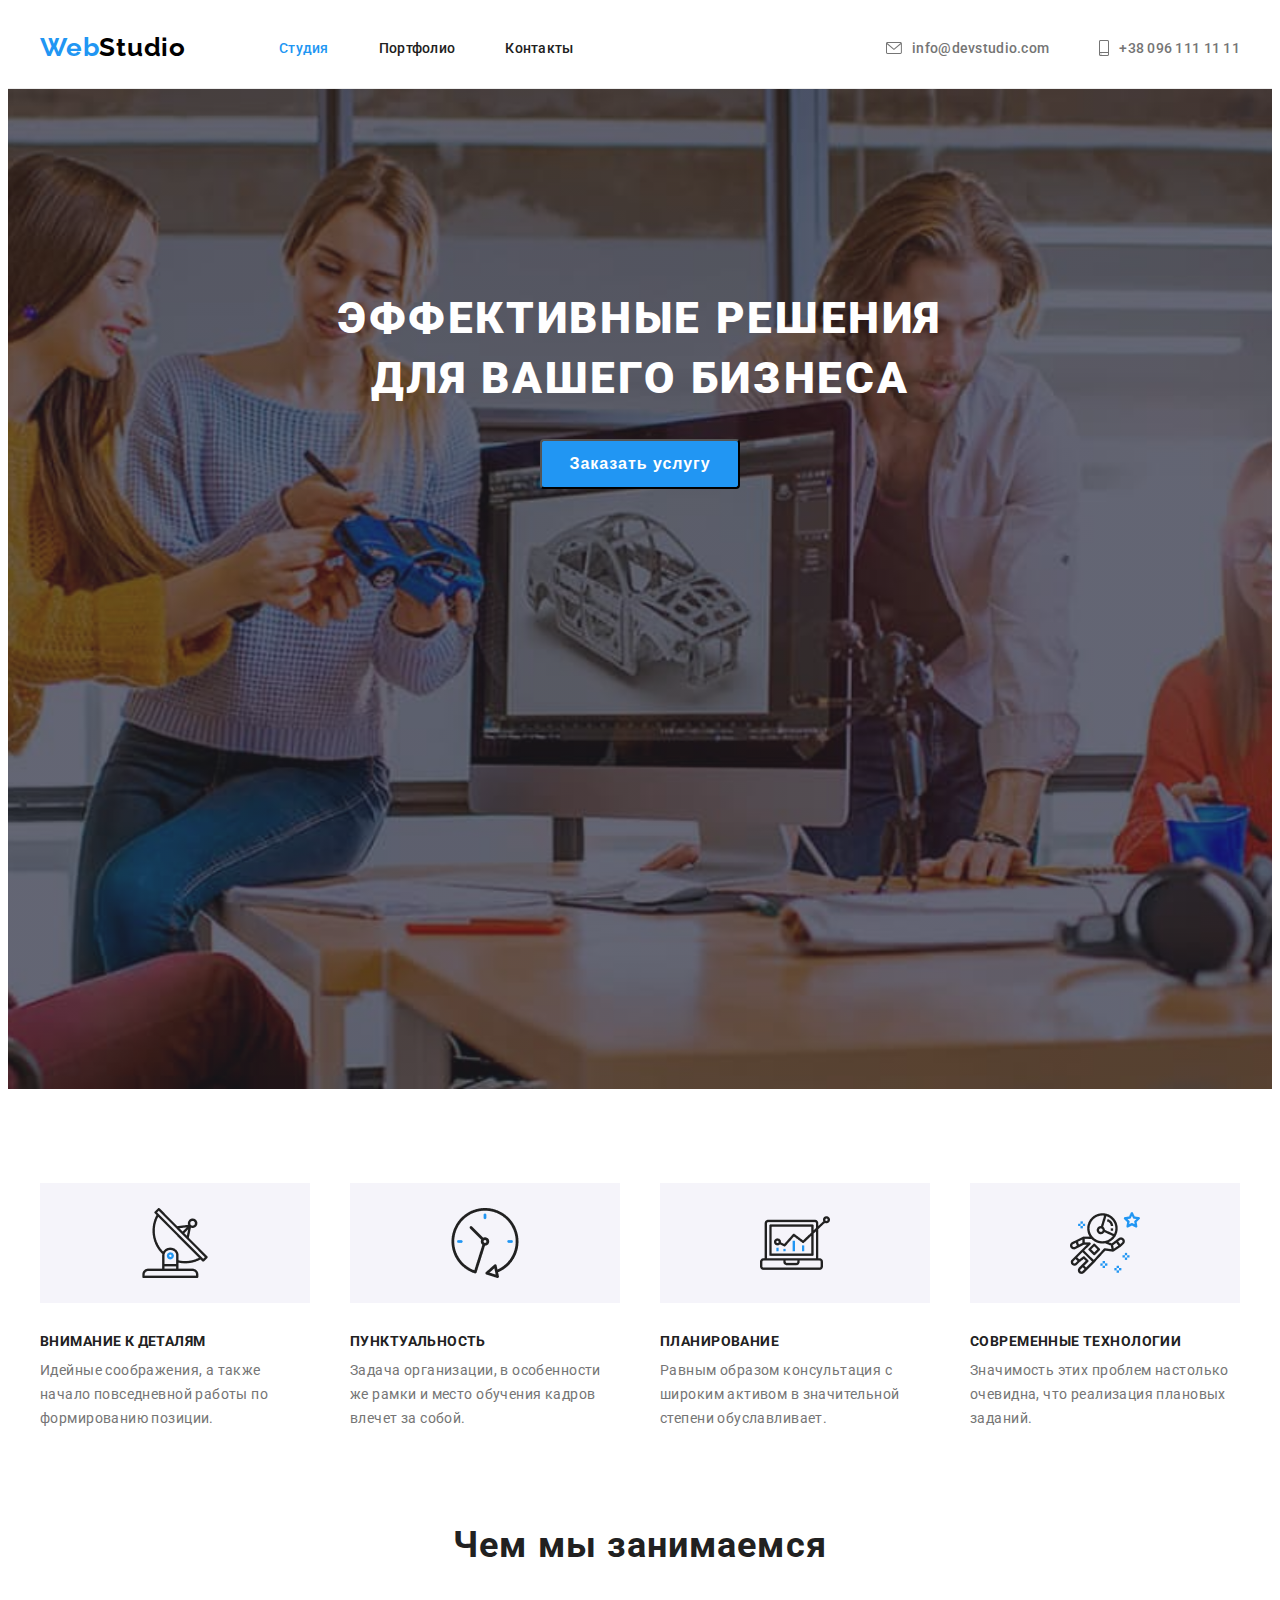
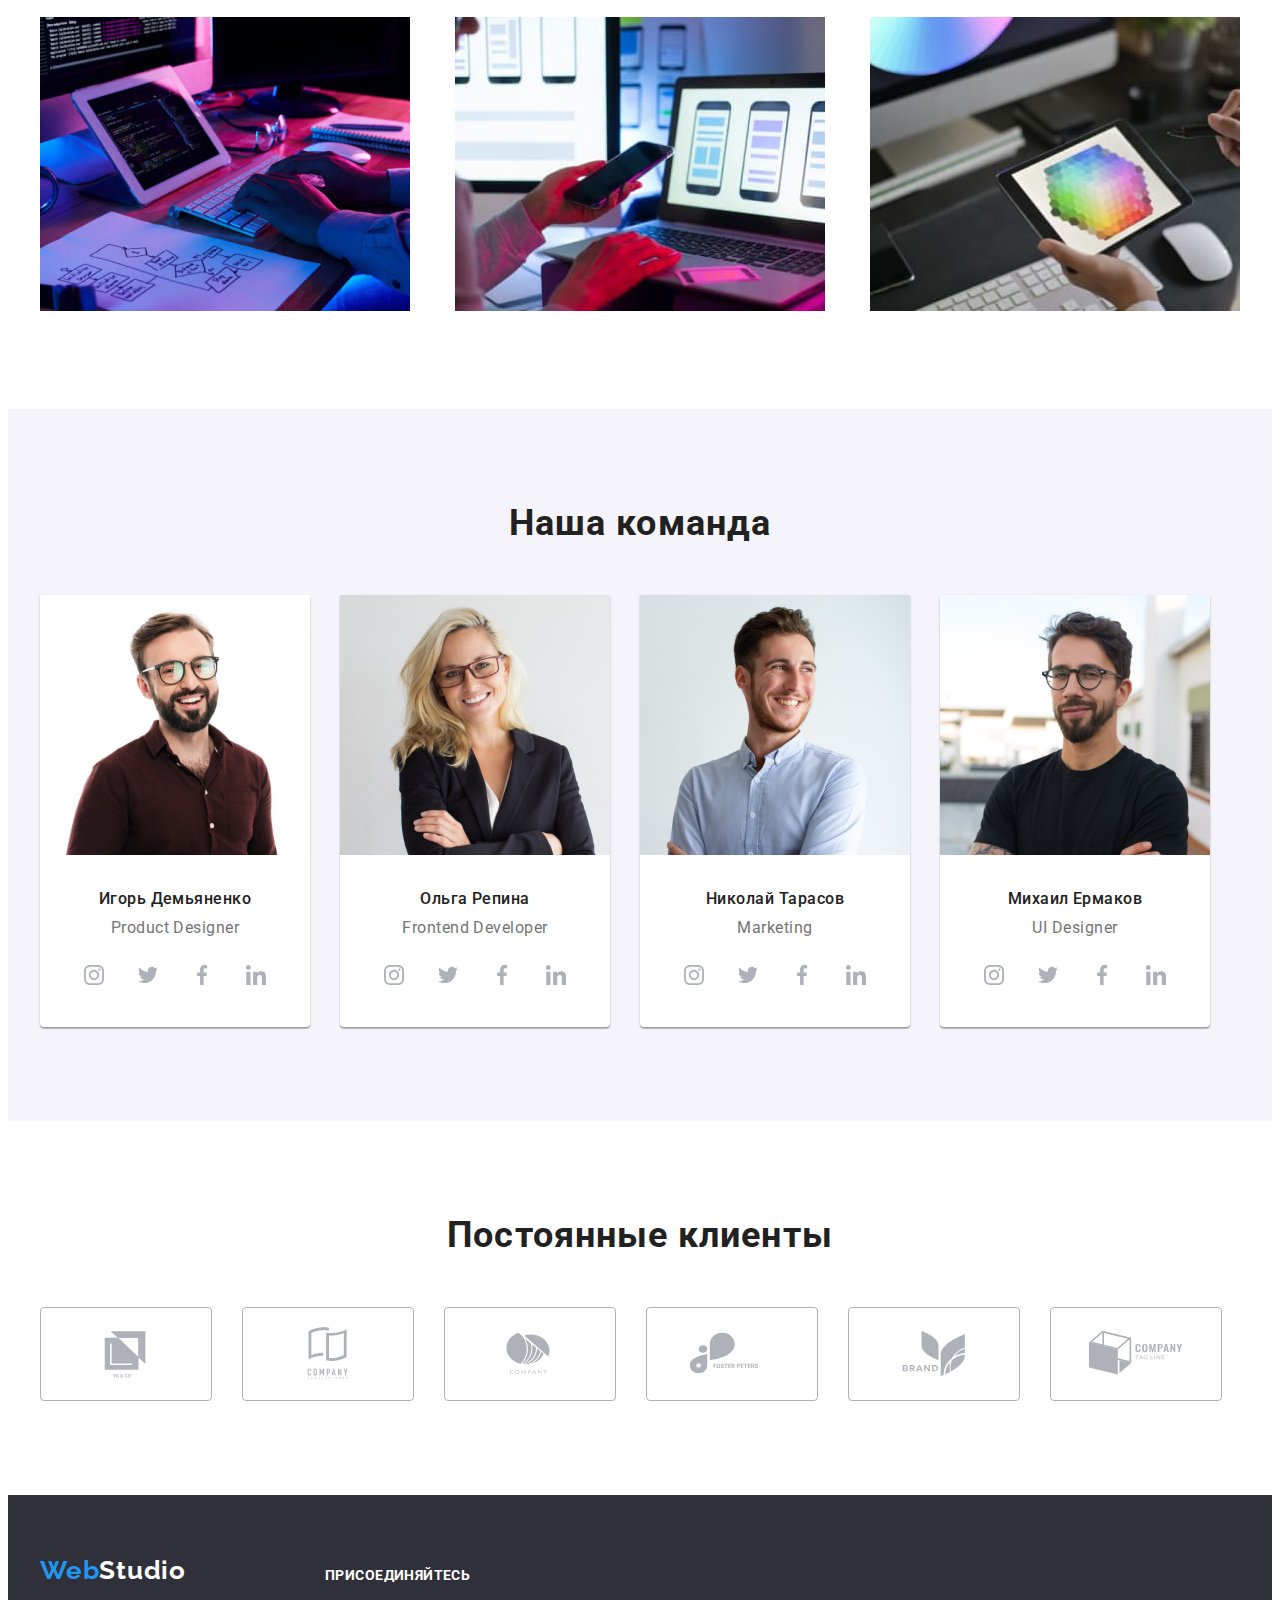
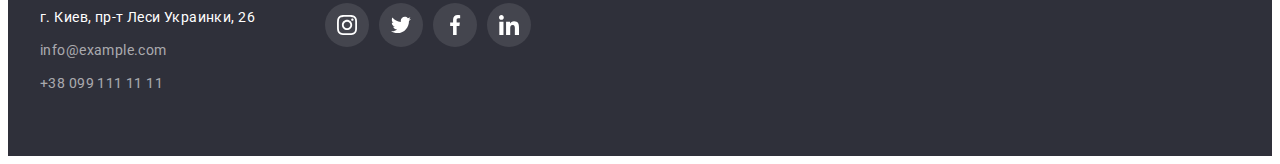
<file: index.html>
<!DOCTYPE html>
<html lang="ru">
  <head>
    <meta charset="UTF-8" />
    <meta http-equiv="X-UA-Compatible" content="IE=edge" />
    <meta name="viewport" content="width=device-width, initial-scale=1.0" />
    <title>Document</title>
    <link rel="preconnect" href="https://fonts.googleapis.com" />
    <link rel="preconnect" href="https://fonts.gstatic.com" crossorigin />
    <link
      href="https://fonts.googleapis.com/css2?family=Raleway:wght@700&family=Roboto:wght@400;500;700;900&display=swap"
      rel="stylesheet"
    />
    <link
      rel="stylesheet"
      href="https://cdnjs.cloudflare.com/ajax/libs/modern-normalize/1.1.0/modern-normalize.min.css"
      integrity="sha512-wpPYUAdjBVSE4KJnH1VR1HeZfpl1ub8YT/NKx4PuQ5NmX2tKuGu6U/JRp5y+Y8XG2tV+wKQpNHVUX03MfMFn9Q=="
      crossorigin="anonymous"
      referrerpolicy="no-referrer"
    />
    <link rel="stylesheet" href="./css/styles.css" />
  </head>
  <body>
    <header class="upper-line">
      <div class="conteiner upper-nav">
        <a href="index.html" class="logo header"
          ><span class="web">Web</span>Studio</a
        >
        <nav>
          <ul class="no-dots navigation-list">
            <li class="navigation pages">
              <a href="index.html" class="link"> Студия </a>
            </li>
            <li class="navigation pages">
              <a href="./portfolio.html"> Портфолио </a>
            </li>
            <li class="navigation pages"><a href=""> Контакты </a></li>
          </ul>
        </nav>
        <ul class="no-dots contacts-list">
          <li class="navigation contacts">
            <a href="mailto:info@devstudio.com"
              ><svg class="envelope" width="16" height="12">
                <use
                  href="./images/contacts/symbol-defs.svg#icon-envelope-1"
                ></use></svg
              >info@devstudio.com</a
            >
          </li>
          <li class="navigation contacts">
            <a href="tel:+380961111111"
              ><svg class="envelope" width="10" height="16">
                <use
                  href="./images/contacts/symbol-defs.svg#icon-smartphone-1"
                ></use></svg
              >+38 096 111 11 11</a
            >
          </li>
        </ul>
      </div>
    </header>

    <main>
      <!-- секция с баннером -->
      <section class="baner">
        <div class="conteiner">
          <h1>Эффективные решения для вашего бизнеса</h1>
          <button class="button" type="button">Заказать услугу</button>
        </div>
      </section>

      <!-- секция с преимуществами -->
      <section class="section">
        <div class="conteiner">
          <h2 class="visually-hidden">Наши преимущества</h2>
          <ul class="no-dots benefits-list">
            <li class="benefits-item">
              <h3 class="benefits title">Внимание к деталям</h3>
              <p class="benefits-text">
                Идейные соображения, а также начало повседневной работы по
                формированию позиции.
              </p>
            </li>
            <li class="benefits-item">
              <h3 class="benefits title">Пунктуальность</h3>
              <p class="benefits-text">
                Задача организации, в особенности же рамки и место обучения
                кадров влечет за собой.
              </p>
            </li>
            <li class="benefits-item">
              <h3 class="benefits title">Планирование</h3>
              <p class="benefits-text">
                Равным образом консультация с широким активом в значительной
                степени обуславливает.
              </p>
            </li>
            <li class="benefits-item">
              <h3 class="benefits title">Современные технологии</h3>
              <p class="benefits-text">
                Значимость этих проблем настолько очевидна, что реализация
                плановых заданий.
              </p>
            </li>
          </ul>
        </div>
      </section>

      <!-- секция Чем мы занимаемся -->
      <section class="pictures section">
        <div class="conteiner">
          <h2 class="class title">Чем мы занимаемся</h2>
          <ul class="no-dots pictures-list">
            <li class="pictures-item">
              <a href=""
                ><img
                  src="images/index/box_1.jpg"
                  alt="программист набирает код на компьютере"
                  width="370"
              /></a>
            </li>
            <li class="pictures-item">
              <a href=""
                ><img
                  src="images/index/box.2.jpg"
                  alt="человек держит телефон перед монитоором"
                  width="370"
              /></a>
            </li>
            <li class="pictures-item">
              <a href=""
                ><img
                  src="images/index/box.3.jpg"
                  alt="планшет в руках у человека"
                  width="370"
              /></a>
            </li>
          </ul>
        </div>
      </section>

      <!-- секция Наша команда -->
      <section class="team section">
        <div class="conteiner">
          <h2 class="class title">Наша команда</h2>
          <ul class="no-dots team-list">
            <li class="team-item">
              <img
                src="images/index/igor-1.jpg"
                alt="Игорь Демьяненко"
                width="270"
              />
              <h3 class="title names">Игорь Демьяненко</h3>
              <p class="profession">Product Designer</p>
              <ul class="no-dots social-list">
                <li class="social-item">
                  <a class="social-link" href=""
                    ><svg class="social-link-icon" width="20" height="20">
                      <use
                        href="./images/social/icons.svg#icon-instagram-1"
                      ></use></svg
                  ></a>
                </li>
                <li class="social-item">
                  <a class="social-link" href=""
                    ><svg class="social-link-icon" width="20" height="20">
                      <use
                        href="./images/social/icons.svg#icon-twitter-1"
                      ></use></svg
                  ></a>
                </li>
                <li class="social-item">
                  <a class="social-link" href=""
                    ><svg class="social-link-icon" width="20" height="20">
                      <use
                        href="./images/social/icons.svg#icon-facebook-1"
                      ></use></svg
                  ></a>
                </li>
                <li class="social-item">
                  <a class="social-link" href=""
                    ><svg class="social-link-icon" width="20" height="20">
                      <use
                        href="./images/social/icons.svg#icon-linkedin-1"
                      ></use></svg
                  ></a>
                </li>
              </ul>
            </li>
            <li class="team-item">
              <img
                src="images/index/olga-1.jpg"
                alt="Ольга Репина"
                width="270"
              />
              <h3 class="title names">Ольга Репина</h3>
              <p class="profession">Frontend Developer</p>
              <ul class="no-dots social-list">
                <li class="social-item">
                  <a class="social-link" href=""
                    ><svg class="social-link-icon" width="20" height="20">
                      <use
                        href="./images/social/icons.svg#icon-instagram-1"
                      ></use></svg
                  ></a>
                </li>
                <li class="social-item">
                  <a class="social-link" href=""
                    ><svg class="social-link-icon" width="20" height="20">
                      <use
                        href="./images/social/icons.svg#icon-twitter-1"
                      ></use></svg
                  ></a>
                </li>
                <li class="social-item">
                  <a class="social-link" href=""
                    ><svg class="social-link-icon" width="20" height="20">
                      <use
                        href="./images/social/icons.svg#icon-facebook-1"
                      ></use></svg
                  ></a>
                </li>
                <li class="social-item">
                  <a class="social-link" href=""
                    ><svg class="social-link-icon" width="20" height="20">
                      <use
                        href="./images/social/icons.svg#icon-linkedin-1"
                      ></use></svg
                  ></a>
                </li>
              </ul>
            </li>
            <li class="team-item">
              <img
                src="images/index/nikolay-1.jpg"
                alt="Николай Тарасов"
                width="270"
              />
              <h3 class="title names">Николай Тарасов</h3>
              <p class="profession">Marketing</p>
              <ul class="no-dots social-list">
                <li class="social-item">
                  <a class="social-link" href=""
                    ><svg class="social-link-icon" width="20" height="20">
                      <use
                        href="./images/social/icons.svg#icon-instagram-1"
                      ></use></svg
                  ></a>
                </li>
                <li class="social-item">
                  <a class="social-link" href=""
                    ><svg class="social-link-icon" width="20" height="20">
                      <use
                        href="./images/social/icons.svg#icon-twitter-1"
                      ></use></svg
                  ></a>
                </li>
                <li class="social-item">
                  <a class="social-link" href=""
                    ><svg class="social-link-icon" width="20" height="20">
                      <use
                        href="./images/social/icons.svg#icon-facebook-1"
                      ></use></svg
                  ></a>
                </li>
                <li class="social-item">
                  <a class="social-link" href=""
                    ><svg class="social-link-icon" width="20" height="20">
                      <use
                        href="./images/social/icons.svg#icon-linkedin-1"
                      ></use></svg
                  ></a>
                </li>
              </ul>
            </li>
            <li class="team-item">
              <img
                src="images/index/mixa-1.jpg"
                alt="Михаил Ермаков"
                width="270"
              />
              <h3 class="title names">Михаил Ермаков</h3>
              <p class="profession">UI Designer</p>
              <ul class="no-dots social-list">
                <li class="social-item">
                  <a class="social-link" href=""
                    ><svg class="social-link-icon" width="20" height="20">
                      <use
                        href="./images/social/icons.svg#icon-instagram-1"
                      ></use></svg
                  ></a>
                </li>
                <li class="social-item">
                  <a class="social-link" href=""
                    ><svg class="social-link-icon" width="20" height="20">
                      <use
                        href="./images/social/icons.svg#icon-twitter-1"
                      ></use></svg
                  ></a>
                </li>
                <li class="social-item">
                  <a class="social-link" href=""
                    ><svg class="social-link-icon" width="20" height="20">
                      <use
                        href="./images/social/icons.svg#icon-facebook-1"
                      ></use></svg
                  ></a>
                </li>
                <li class="social-item">
                  <a class="social-link" href=""
                    ><svg class="social-link-icon" width="20" height="20">
                      <use
                        href="./images/social/icons.svg#icon-linkedin-1"
                      ></use></svg
                  ></a>
                </li>
              </ul>
            </li>
          </ul>
        </div>
      </section>

      <!-- секция Постоянные клиенты -->
      <section class="section clients">
        <div class="conteiner">
          <h2 class="class title">Постоянные клиенты</h2>
          <ul class="no-dots clients-list">
            <li class="clients-item">
              <a class="clients-link" href=""
                ><svg class="clients-item-icon" width="106" height="60">
                  <use
                    href="./images/clients/client-icon.svg#icon-group-1"
                  ></use></svg
              ></a>
            </li>
            <li class="clients-item">
              <a class="clients-link" href=""
                ><svg class="clients-item-icon" width="106" height="60">
                  <use
                    href="./images/clients/client-icon.svg#icon-company-1"
                  ></use></svg
              ></a>
            </li>
            <li class="clients-item">
              <a class="clients-link" href=""
                ><svg class="clients-item-icon" width="106" height="60">
                  <use
                    href="./images/clients/client-icon.svg#icon-Object-1"
                  ></use></svg
              ></a>
            </li>
            <li class="clients-item">
              <a class="clients-link" href=""
                ><svg class="clients-item-icon" width="106" height="60">
                  <use
                    href="./images/clients/client-icon.svg#icon-foster-1"
                  ></use></svg
              ></a>
            </li>
            <li class="clients-item">
              <a class="clients-link" href=""
                ><svg class="clients-item-icon" width="106" height="60">
                  <use
                    href="./images/clients/client-icon.svg#icon-brand-1"
                  ></use></svg
              ></a>
            </li>
            <li class="clients-item">
              <a class="clients-link" href=""
                ><svg class="clients-item-icon" width="106" height="60">
                  <use
                    href="./images/clients/client-icon.svg#icon-tagline-1"
                  ></use></svg
              ></a>
            </li>
          </ul>
        </div>
      </section>
    </main>

    <footer class="footer">
      <div class="conteiner footer-links">
        <div class="adress-logo">
          <a href="index.html" class="logo"
            ><span class="web">Web</span>Studio</a
          >
          <address>
            <p class="address">г. Киев, пр-т Леси Украинки, 26</p>
            <ul class="no-dots">
              <li class="contacts address">
                <a href="mailto:info@example.com">info@example.com</a>
              </li>
              <li class="contacts address">
                <a href="tel:+380991111111">+38 099 111 11 11</a>
              </li>
            </ul>
          </address>
        </div>
        <div class="invitation">
          <p>присоединяйтесь</p>
          <ul class="no-dots social-list">
            <li class="social-item">
              <a class="social-link" href=""
                ><svg class="social-link-icon" width="20" height="20">
                  <use
                    href="./images/social/icons.svg#icon-instagram-1"
                  ></use></svg
              ></a>
            </li>
            <li class="social-item">
              <a class="social-link" href=""
                ><svg class="social-link-icon" width="20" height="20">
                  <use
                    href="./images/social/icons.svg#icon-twitter-1"
                  ></use></svg
              ></a>
            </li>
            <li class="social-item">
              <a class="social-link" href=""
                ><svg class="social-link-icon" width="20" height="20">
                  <use
                    href="./images/social/icons.svg#icon-facebook-1"
                  ></use></svg
              ></a>
            </li>
            <li class="social-item">
              <a class="social-link" href=""
                ><svg class="social-link-icon" width="20" height="20">
                  <use
                    href="./images/social/icons.svg#icon-linkedin-1"
                  ></use></svg
              ></a>
            </li>
          </ul>
        </div>
      </div>
    </footer>
  </body>
</html>
</file>
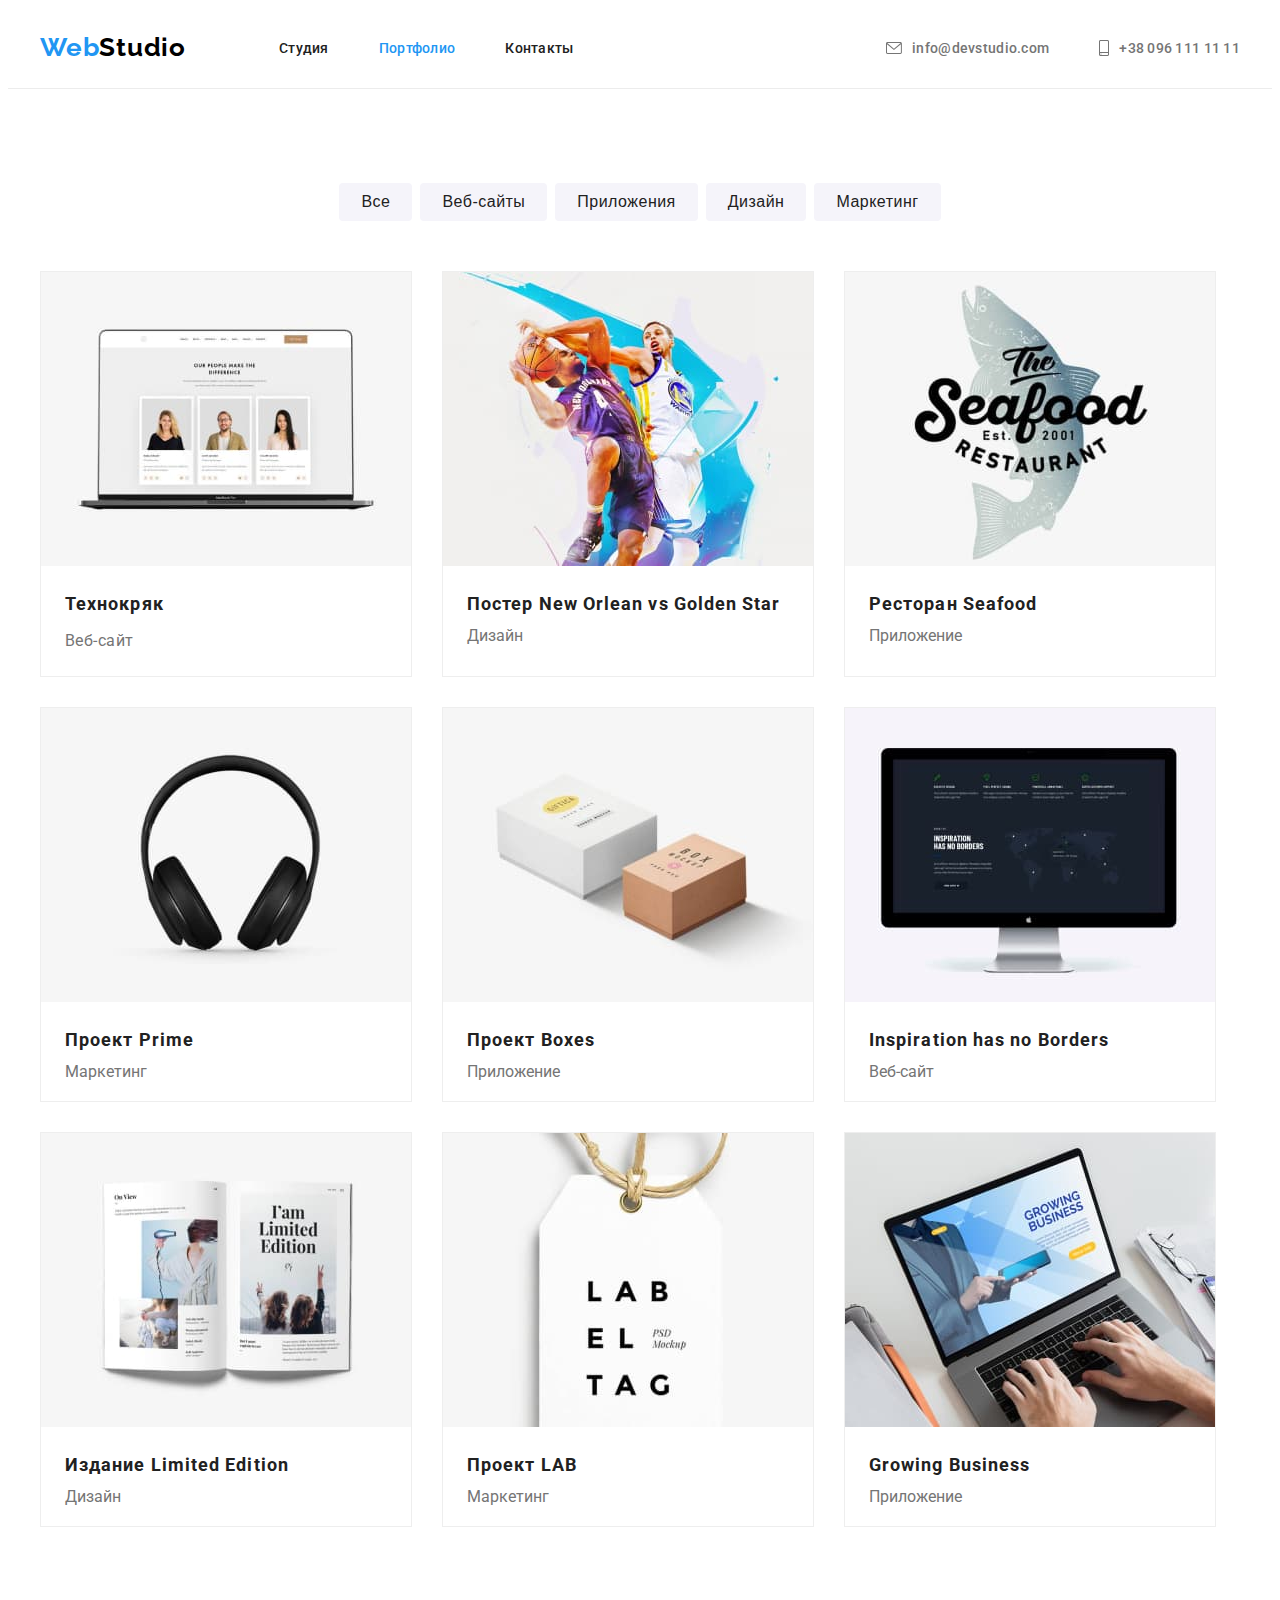
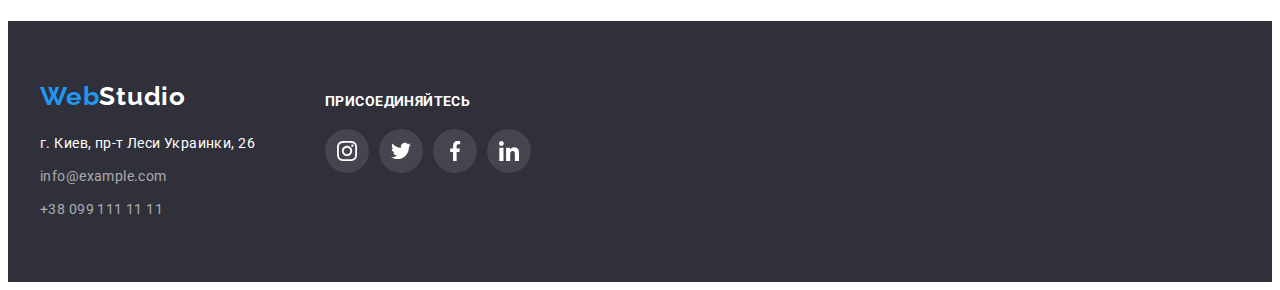
<file: portfolio.html>
<!DOCTYPE html>
<html lang="ru">
  <head>
    <meta charset="UTF-8" />
    <meta http-equiv="X-UA-Compatible" content="IE=edge" />
    <meta name="viewport" content="width=device-width, initial-scale=1.0" />
    <title>Document</title>
    <link rel="preconnect" href="https://fonts.googleapis.com" />
    <link rel="preconnect" href="https://fonts.gstatic.com" crossorigin />
    <link
      href="https://fonts.googleapis.com/css2?family=Raleway:wght@700&family=Roboto:wght@400;500;700;900&display=swap"
      rel="stylesheet"
    />
    <link
      rel="stylesheet"
      href="https://cdnjs.cloudflare.com/ajax/libs/modern-normalize/1.1.0/modern-normalize.min.css"
      integrity="sha512-wpPYUAdjBVSE4KJnH1VR1HeZfpl1ub8YT/NKx4PuQ5NmX2tKuGu6U/JRp5y+Y8XG2tV+wKQpNHVUX03MfMFn9Q=="
      crossorigin="anonymous"
      referrerpolicy="no-referrer"
    />
    <link rel="stylesheet" href="./css/styles.css" />
  </head>

  <body>
    <header class="upper-line">
      <div class="conteiner upper-nav">
        <a href="index.html" class="logo header"
          ><span class="web">Web</span>Studio</a
        >
        <nav>
          <ul class="no-dots navigation-list">
            <li class="navigation pages">
              <a href="index.html"> Студия </a>
            </li>
            <li class="navigation pages">
              <a href="./portfolio.html" class="link"> Портфолио </a>
            </li>
            <li class="navigation pages"><a href=""> Контакты </a></li>
          </ul>
        </nav>
        <ul class="no-dots contacts-list">
          <li class="navigation contacts">
            <a href="mailto:info@devstudio.com"
              ><svg class="envelope" width="16" height="12">
                <use
                  href="./images/contacts/symbol-defs.svg#icon-envelope-1"
                ></use></svg
              >info@devstudio.com</a
            >
          </li>
          <li class="navigation contacts">
            <a href="tel:+380961111111"
              ><svg class="envelope" width="10" height="16">
                <use
                  href="./images/contacts/symbol-defs.svg#icon-smartphone-1"
                ></use></svg
              >+38 096 111 11 11</a
            >
          </li>
        </ul>
      </div>
    </header>

    <main>
      <section class="section">
        <div class="conteiner">
          <h1 class="visually-hidden">Наши продукты</h1>
          <ul class="no-dots radio-buttons">
            <li class="radio-buttons-item">
              <button class="filter" type="button">Все</button>
            </li>
            <li class="radio-buttons-item">
              <button class="filter" type="button">Веб-сайты</button>
            </li>
            <li class="radio-buttons-item">
              <button class="filter" type="button">Приложения</button>
            </li>
            <li class="radio-buttons-item">
              <button class="filter" type="button">Дизайн</button>
            </li>
            <li class="radio-buttons-item">
              <button class="filter" type="button">Маркетинг</button>
            </li>
          </ul>

          <ul class="no-dots products-list">
            <li class="products-item">
              <img
                class="products-img"
                src="./images/portfolio/tehnocryak-1.jpg"
                alt="экран ноутбука"
                width="370"
              />
              <div>
                <h2 class="products-title">Технокряк</h2>
                <p class="products-type">Веб-сайт</p>
              </div>
            </li>
            <li class="products-item">
              <img
                class="products-img"
                src="./images/portfolio/poster-1.jpg"
                alt="два баскетболиста с мячом"
                width="370"
              />
              <div>
                <h2 class="products-title">Постер New Orlean vs Golden Star</h2>
                <p>Дизайн</p>
              </div>
            </li>
            <li class="products-item">
              <img
                class="products-img"
                src="./images/portfolio/seafood-1.jpg"
                alt="эмблема ресторана сифуд"
                width="370"
              />
              <div>
                <h2 class="products-title">Ресторан Seafood</h2>
                <p>Приложение</p>
              </div>
            </li>
            <li class="products-item">
              <img
                class="products-img"
                src="./images/portfolio/prime-1.jpg"
                alt="наушники"
                width="370"
              />
              <div>
                <h2 class="products-title">Проект Prime</h2>
                <p>Маркетинг</p>
              </div>
            </li>
            <li class="products-item">
              <img
                class="products-img"
                src="./images/portfolio/boxes-1.jpg"
                alt="белая коробка рядом с коричневой коробкой"
                width="370"
              />
              <div>
                <h2 class="products-title">Проект Boxes</h2>
                <p>Приложение</p>
              </div>
            </li>
            <li class="products-item">
              <img
                class="products-img"
                src="./images/portfolio/inspiration-1.jpg"
                alt="монитор компьютера"
                width="370"
              />
              <div>
                <h2 class="products-title">Inspiration has no Borders</h2>
                <p>Веб-сайт</p>
              </div>
            </li>
            <li class="products-item">
              <img
                class="products-img"
                src="./images/portfolio/limited-1.jpg"
                alt="расскрытая книга"
                width="370"
              />
              <div>
                <h2 class="products-title">Издание Limited Edition</h2>
                <p>Дизайн</p>
              </div>
            </li>
            <li class="products-item">
              <img
                class="products-img"
                src="./images/portfolio/lab-1.jpg"
                alt="этикетка"
                width="370"
              />
              <div>
                <h2 class="products-title">Проект LAB</h2>
                <p>Маркетинг</p>
              </div>
            </li>
            <li class="products-item">
              <img
                class="products-img"
                src="./images/portfolio/growing-1.jpg"
                alt="ноутбук с руками человека"
                width="370"
              />
              <div>
                <h2 class="products-title">Growing Business</h2>
                <p>Приложение</p>
              </div>
            </li>
          </ul>
        </div>
      </section>
    </main>

    <footer class="footer">
      <div class="conteiner footer-links">
        <div class="adress-logo">
          <a href="index.html" class="logo"
            ><span class="web">Web</span>Studio</a
          >
          <address>
            <p class="address">г. Киев, пр-т Леси Украинки, 26</p>
            <ul class="no-dots">
              <li class="contacts address">
                <a href="mailto:info@example.com">info@example.com</a>
              </li>
              <li class="contacts address">
                <a href="tel:+380991111111">+38 099 111 11 11</a>
              </li>
            </ul>
          </address>
        </div>
        <div class="invitation">
          <p>присоединяйтесь</p>
          <ul class="no-dots social-list">
            <li class="social-item">
              <a class="social-link" href=""
                ><svg class="social-link-icon" width="20" height="20">
                  <use
                    href="./images/social/icons.svg#icon-instagram-1"
                  ></use></svg
              ></a>
            </li>
            <li class="social-item">
              <a class="social-link" href=""
                ><svg class="social-link-icon" width="20" height="20">
                  <use
                    href="./images/social/icons.svg#icon-twitter-1"
                  ></use></svg
              ></a>
            </li>
            <li class="social-item">
              <a class="social-link" href=""
                ><svg class="social-link-icon" width="20" height="20">
                  <use
                    href="./images/social/icons.svg#icon-facebook-1"
                  ></use></svg
              ></a>
            </li>
            <li class="social-item">
              <a class="social-link" href=""
                ><svg class="social-link-icon" width="20" height="20">
                  <use
                    href="./images/social/icons.svg#icon-linkedin-1"
                  ></use></svg
              ></a>
            </li>
          </ul>
        </div>
      </div>
    </footer>
  </body>
</html>
</file>
<file: css/styles.css>
:root {
  --title-color: #212121;
  --button-color: #2196f3;
  --primery-text-color: #757575;
  --baner-text-color: #fff;
  --baner-color: rgba(196, 196, 196, 1);
  --filter-color: rgba(245, 244, 250, 1);
  --footer-text-color: rgba(255, 255, 255, 0.6);
  --footer-color: rgba(47, 48, 58, 1);
  --benefits-item-color: rgba(245, 244, 250, 1);
  --border-clients-color: rgba(175, 177, 184, 1);
  --icon-color: rgba(175, 177, 184, 1);
  --icon-hover-color: #fff;
  --footer-invitation-bg: rgba(255, 255, 255, 0.1);
}

/* цвет фона #e5e5e5 */
/* цвет заголовков #212121 */
/* цвет кнопки и выделения #2196F3 */
/* цвет основного текста 
#757575 */

body {
  background-color: #fff;
  font-family: Roboto, sans-serif;
  color: var(--primery-text-color);
}

ul,
p,
h1,
h2,
h3 {
  margin: 0;
  padding: 0;
}

.no-dots {
  list-style: none;
}

/* Оформление хедера */

.upper-line {
  padding-top: 24px;
  padding-bottom: 25px;
  border-bottom: 1px solid #ececec;
}

.upper-nav {
  display: flex;
  align-items: center;
}

.navigation-list {
  display: flex;
}

.contacts-list {
  display: flex;
  margin-left: auto;
}

.navigation.contacts:first-child {
  margin-right: 50px;
}

.logo {
  font-family: Raleway;
  font-weight: 700;
  font-size: 26px;
  line-height: 1.2;
  letter-spacing: 0.03em;
  text-decoration: none;
}

.logo.header {
  margin-right: 93px;
}

.header {
  color: #000;
}

.web {
  color: var(--button-color);
}

.navigation {
  font-weight: 500;
  font-size: 14px;
  line-height: 1.143;
  letter-spacing: 0.02em;
}

.pages:not(:last-child) {
  margin-right: 50px;
}

.pages a {
  color: var(--title-color);
  text-decoration: none;
}

.pages a.link {
  color: var(--button-color);
}

.contacts a {
  color: var(--primery-text-color);
  text-decoration: none;
}

.pages a:hover,
.pages a:active,
.pages a:focus,
.contacts a:hover,
.contacts a:focus {
  color: var(--button-color);
}

.navigation.contacts a {
  display: flex;
  align-items: center;
}

.envelope {
  margin-right: 10px;
  fill: currentColor;
}

/* Оформление основной части */

.baner {
  max-width: 1600px;
  height: 600px;
  margin-right: auto;
  margin-left: auto;
  background-image: linear-gradient(
      to right,
      rgba(47, 48, 58, 0.4),
      rgba(47, 48, 58, 0.4)
    ),
    url(../images/bg-img/Img.jpg);
  background-repeat: no-repeat;
  background-position: center;
  background-size: cover;
  background-color: var(--baner-color);
  text-align: center;
  padding-top: 200px;
  padding-bottom: 200px;
}

.baner h1 {
  color: var(--baner-text-color);
  font-weight: 900;
  font-size: 44px;
  line-height: 1.36;
  text-align: center;
  letter-spacing: 0.06em;
  text-transform: uppercase;
  width: 696px;
  margin-right: auto;
  margin-left: auto;
  margin-bottom: 30px;
}

.button {
  width: 200px;
  height: 50px;
  background-color: var(--button-color);
  font-weight: 700;
  font-size: 16px;
  line-height: 1.87;
  letter-spacing: 0.06em;
  color: var(--baner-text-color);
  cursor: pointer;
  align-items: center;
  text-align: center;
  box-shadow: 0px 4px 4px var(rgba(0, 0, 0, 0.15));
  border-radius: 4px;
}

/* <!-- секция с преимуществами --> */
.benefits {
  font-weight: 700;
  font-size: 14px;
  line-height: 1.143;
  letter-spacing: 0.03em;
  text-transform: uppercase;
  margin-bottom: 10px;
}

.benefits-list {
  display: flex;
  justify-content: space-between;
}

.benefits-item {
  width: 270px;
}

.benefits-item::before {
  display: block;
  content: "";
  height: 120px;
  background-color: var(--benefits-item-color);
  background-size: 70px 70px;
  background-position: center;
  background-repeat: no-repeat;
  margin-bottom: 30px;
}

.benefits-item:nth-child(1)::before {
  background-image: url(../images/banefis-icon/antenna_1.png);
}

.benefits-item:nth-child(2)::before {
  background-image: url(../images/banefis-icon/clock.png);
}

.benefits-item:nth-child(3)::before {
  background-image: url(../images/banefis-icon/diagram.png);
}

.benefits-item:nth-child(4)::before {
  background-image: url(../images/banefis-icon/astronaut.png);
}

.benefits-text {
  font-size: 14px;
  line-height: 1.71;
  letter-spacing: 0.03em;
}

.section {
  padding-top: 94px;
  padding-bottom: 94px;
}

/* -------секция Чем мы занимаемся ------------*/
.class {
  font-weight: 700;
  font-size: 36px;
  line-height: 1.166;
  text-align: center;
  letter-spacing: 0.03em;
}

.title {
  color: var(--title-color);
}

.pictures {
  padding-top: 0;
}

.pictures h2 {
  margin-bottom: 50px;
}

.pictures-list {
  display: flex;
  justify-content: space-between;
}

.pictures-item {
  width: 370px;
}

/* ------------секция Наша команда ------------*/
.team {
  background-color: var(--filter-color);
}

.team h2 {
  margin-bottom: 50px;
}

.team-list {
  display: flex;
  margin-right: -30px;
}

.team-item {
  padding-bottom: 30px;
  margin-right: 30px;
  width: 270px;
  background: #ffffff;
  box-shadow: 0px 1px 3px rgba(0, 0, 0, 0.12), 0px 1px 1px rgba(0, 0, 0, 0.14),
    0px 2px 1px rgba(0, 0, 0, 0.2);
  border-radius: 0px 0px 4px 4px;
}

.names {
  font-weight: 500;
  font-size: 16px;
  line-height: 1.1875;
  text-align: center;
  letter-spacing: 0.03em;
  margin-top: 30px;
  margin-bottom: 10px;
}

.profession {
  font-size: 16px;
  line-height: 1.1875;
  text-align: center;
  letter-spacing: 0.03em;
  margin-bottom: 16px;
}

.social-list {
  display: flex;
  justify-content: center;
}

.social-item + .social-item {
  margin-left: 10px;
}

.social-link {
  text-decoration: none;
  width: 44px;
  height: 44px;
  border-radius: 50%;
  display: flex;
  justify-content: center;
  align-items: center;
  color: var(--icon-color);
}

.social-link-icon {
  fill: currentColor;
}

.social-link:hover,
.social-link:focus {
  background-color: var(--button-color);
  color: var(--icon-hover-color);
}

/* ------оформление Постоянные клиенты---------- */
.clients h2 {
  margin-bottom: 50px;
}

.clients-list {
  display: flex;
}

.clients-item:not(:last-child) {
  margin-right: 30px;
}

.clients-link {
  text-decoration: none;
  display: flex;
  justify-content: center;
  align-items: center;
  width: 170px;
  height: 92px;
  border: 1px solid var(--border-clients-color);
  border-radius: 4px;
  color: var(--icon-color);
}

.clients-item-icon {
  fill: currentColor;
}

.clients-link:hover,
.clients-link:focus {
  border-color: var(--button-color);
  color: var(--button-color);
}

/* ---------------офрмление портфолио----------- */
.radio-buttons {
  display: flex;
  justify-content: center;
  margin-bottom: 50px;
}

.radio-buttons-item {
  margin-right: 8px;
}

.radio-buttons-item:last-child {
  margin-right: 0;
}

.filter {
  font-weight: 500;
  font-size: 16px;
  line-height: 1.62;
  text-align: center;
  letter-spacing: 0.03em;
  background-color: var(--filter-color);
  color: var(--title-color);
  padding: 6px 22px;
  border: none;
  border-radius: 4px;
}

.filter:hover,
.filter:focus {
  background-color: var(--button-color);
  color: var(--baner-text-color);
  cursor: pointer;
  box-shadow: 0px 3px 1px rgba(0, 0, 0, 0.1), 0px 1px 2px rgba(0, 0, 0, 0.08),
    0px 2px 2px rgba(0, 0, 0, 0.12);
}

.products-list {
  display: flex;
  flex-wrap: wrap;
  margin-right: -30px;
  margin-bottom: -30px;
}

.products-item {
  width: 370px;
  border: 1px solid rgba(238, 238, 238, 1);
  margin-right: 30px;
  margin-bottom: 30px;
}

.products-item:hover {
  box-shadow: 0px 1px 1px rgba(0, 0, 0, 0.12), 0px 4px 4px rgba(0, 0, 0, 0.06),
    1px 4px 6px rgba(0, 0, 0, 0.16);
}

.products-item div {
  padding-left: 24px;
  padding-right: 24px;
  padding-bottom: 20px;
  padding-top: 20px;
}

.products-img {
  display: block;
}

.products-title {
  font-weight: 700;
  font-size: 18px;
  line-height: 2;
  letter-spacing: 0.06em;
  color: var(--title-color);
  margin-bottom: 4px;
}

.products-type {
  font-size: 16px;
  line-height: 1.87;
  letter-spacing: 0.03em;
}

.visually-hidden {
  position: absolute;
  white-space: nowrap;
  width: 1px;
  height: 1px;
  overflow: hidden;
  border: 0;
  padding: 0;
  clip: rect(0 0 0 0);
  clip-path: inset(50%);
  margin: -1px;
}

.conteiner {
  width: 1200px;
  margin: 0 auto;
  padding: 0 15px;
}

/*------------ Оформление футера--------------- */

.footer {
  color: #fff;
  background-color: var(--footer-color);
  padding: 60px 0;
}

.footer a.logo {
  color: #fff;
}

.footer li a {
  color: var(--footer-text-color);
}

address {
  margin-top: 20px;
}

.address {
  font-style: normal;
  font-size: 14px;
  line-height: 1.71;
  letter-spacing: 0.03em;
  margin-bottom: 9px;
}

.address:last-child {
  margin-bottom: 0;
}

.footer-links {
  display: flex;
}

.adress-logo {
  margin-right: 70px;
}

.invitation {
  padding-top: 12px;
}

.invitation p {
  font-weight: 700;
  font-size: 14px;
  line-height: 16px;
  letter-spacing: 0.03em;
  text-transform: uppercase;
  margin-bottom: 20px;
}

.invitation .social-link {
  color: var(--icon-hover-color);
  background-color: var(--footer-invitation-bg);
}

.invitation .social-link:hover,
.invitation .social-link:focus {
  background-color: var(--button-color);
}
</file>
